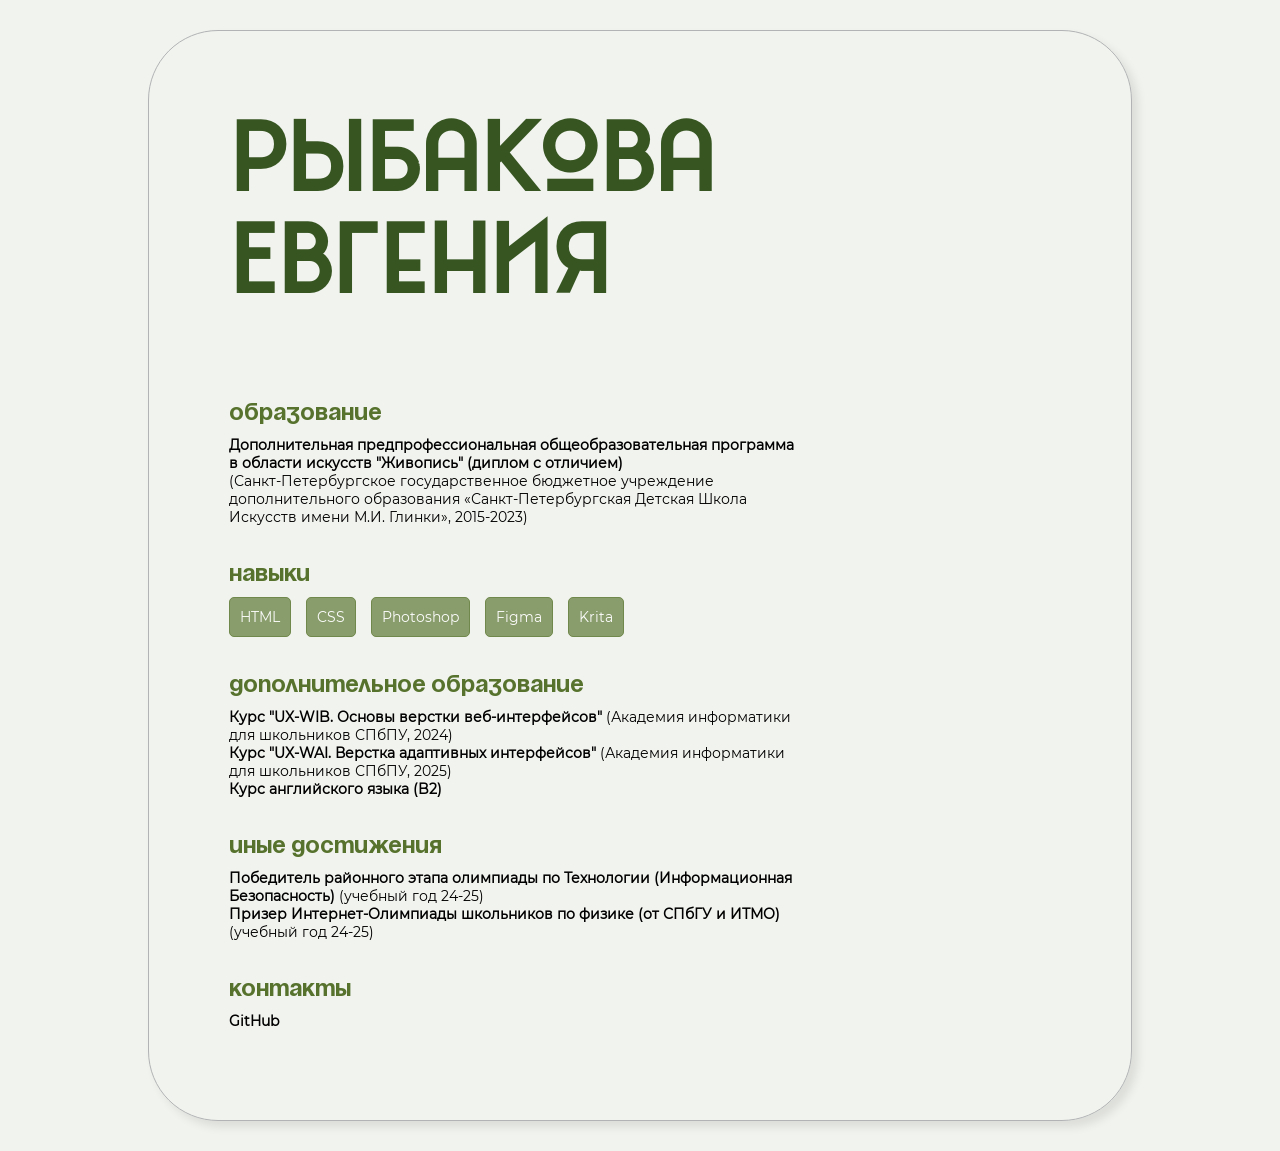
<file: index.html>
<!DOCTYPE html>
<html lang="en">

<head>
    <meta charset="UTF-8">
    <meta name="viewport" content="width=device-width, initial-scale=1.0">
    <title>Portfolio</title>
    <link rel="stylesheet" href="portfolio.css">
</head>

<body>
    <div class="card">
       <h1>Рыбакова Евгения</h1>
        <!-- <blockquote>портфолио</blockquote> -->

        <main>
            <section>
                <h2>Образование</h2>
                <p><b>Дополнительная предпрофессиональная общеобразовательная программа в области искусств "Живопись" (диплом с отличием)</b></p>
                <p>(Санкт-Петербургское государственное бюджетное учреждение дополнительного образования «Санкт-Петербургская Детская Школа Искусств имени М.И. Глинки», 2015-2023)</p>
            </section>

            <section>
                <h2>Навыки</h2>
                <section class="flex">
                    <figure>
                        <p>HTML</p>
                    </figure>
                    <figure>
                        <p>CSS</p>
                    </figure>
                    <figure>
                        <p>Photoshop</p>
                    </figure>
                    <figure>
                        <p>Figma</p>
                    </figure>
                    <figure>
                        <p>Krita</p>
                    </figure>
                    
                </section>
            </section>

            <section>
                <h2>Дополнительное образование</h2>
                <p><b>Курс "UX-WIB. Основы верстки веб-интерфейсов"</b> (Академия информатики для школьников СПбПУ, 2024)</p>
                <p><b>Курс "UX-WAI. Верстка адаптивных интерфейсов"</b> (Академия информатики для школьников СПбПУ, 2025)</p>
                <p><b>Курс английского языка (B2)</b></p>
            </section>

            <section>
                <h2>Иные достижения</h2>
                <p><b>Победитель районного этапа олимпиады по Технологии (Информационная Безопасность)</b> (учебный год 24-25)</p>
                <p><b>Призер Интернет-Олимпиады школьников по физике (от СПбГУ и ИТМО)</b> (учебный год 24-25)</p>
            </section>

            <section>
                <h2>Контакты</h2>
                <b><a href="https://github.com/JaneRyb">GitHub</a></b>
            </section>

        </main> 
    </div>
    
</body>

</html>
</file>
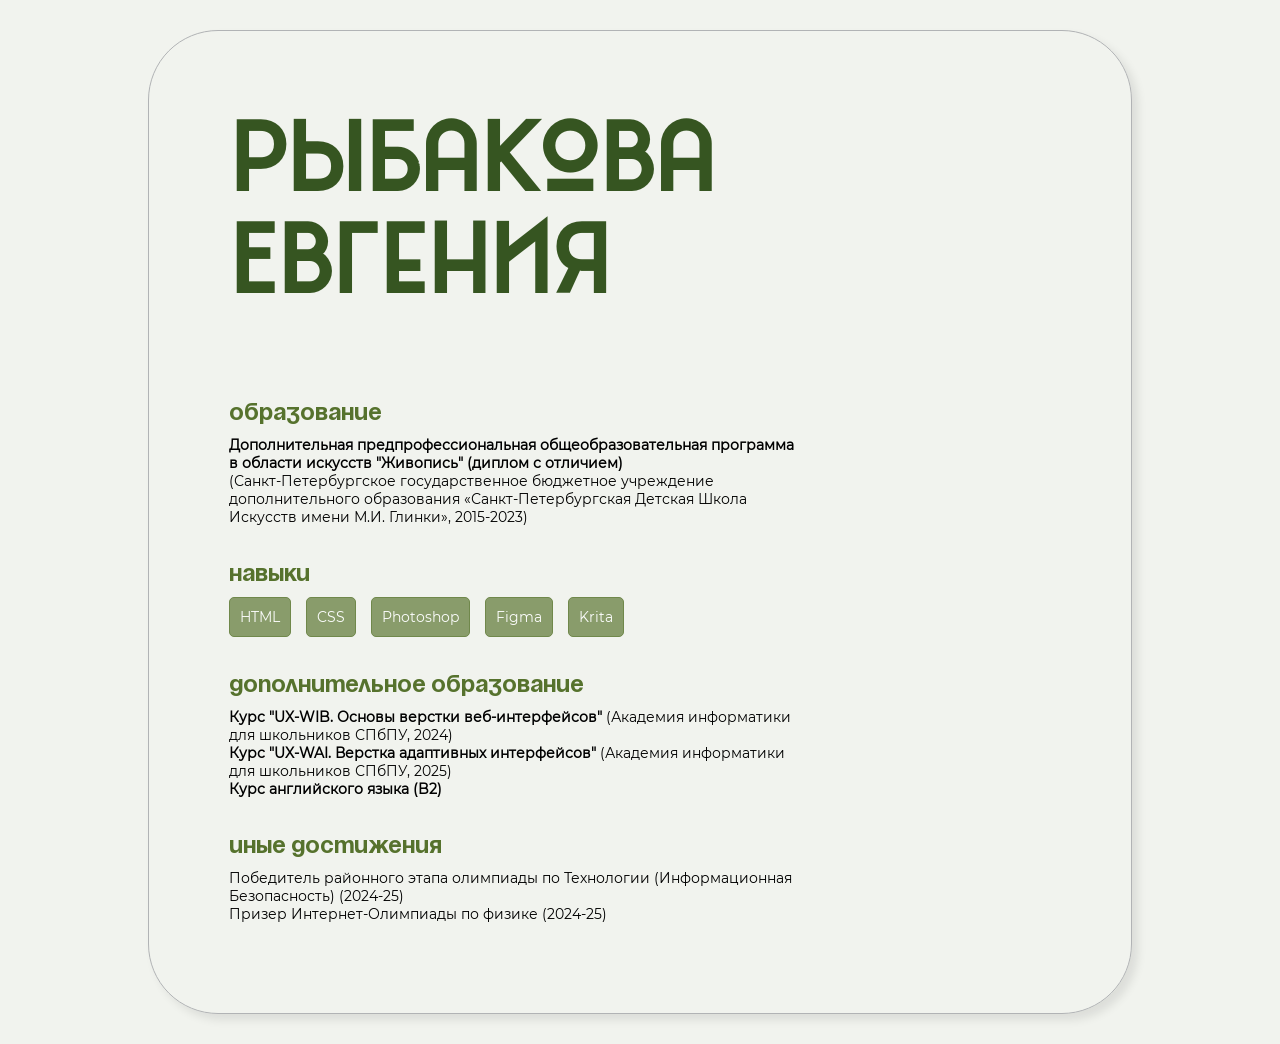
<file: portfolio.html>
<!DOCTYPE html>
<html lang="en">

<head>
    <meta charset="UTF-8">
    <meta name="viewport" content="width=device-width, initial-scale=1.0">
    <title>Portfolio</title>
    <link rel="stylesheet" href="portfolio.css">
</head>

<body>
    <div class="card">
       <h1>Рыбакова Евгения</h1>
        <!-- <blockquote>портфолио</blockquote> -->

        <main>
            <section>
                <h2>Образование</h2>
                <p><b>Дополнительная предпрофессиональная общеобразовательная программа в области искусств "Живопись" (диплом с отличием)</b></p>
                <p>(Санкт-Петербургское государственное бюджетное учреждение дополнительного образования «Санкт-Петербургская Детская Школа Искусств имени М.И. Глинки», 2015-2023)</p>
            </section>

            <section>
                <h2>Навыки</h2>
                <section class="flex">
                    <figure>
                        <p>HTML</p>
                    </figure>
                    <figure>
                        <p>CSS</p>
                    </figure>
                    <figure>
                        <p>Photoshop</p>
                    </figure>
                    <figure>
                        <p>Figma</p>
                    </figure>
                    <figure>
                        <p>Krita</p>
                    </figure>
                    
                </section>
            </section>

            <section>
                <h2>Дополнительное образование</h2>
                <p><b>Курс "UX-WIB. Основы верстки веб-интерфейсов"</b> (Академия информатики для школьников СПбПУ, 2024)</p>
                <p><b>Курс "UX-WAI. Верстка адаптивных интерфейсов"</b> (Академия информатики для школьников СПбПУ, 2025)</p>
                <p><b>Курс английского языка (B2)</b></p>
            </section>

            <section>
                <h2>Иные достижения</h2>
                <p>Победитель районного этапа олимпиады по Технологии (Информационная Безопасность) (2024-25)</p>
                <p>Призер Интернет-Олимпиады по физике (2024-25)</p>
            </section>

        </main> 
    </div>
    
</body>

</html>
</file>
<file: portfolio.css>
@font-face {
    font-family: phorssa;
    src: url(fonts/Phorssa.ttf);

}

@font-face {
    font-family: Catallina;
    src: url(fonts/Catallina.otf);

}

@font-face {
    font-family: Krasnodar_Grotesk_Trial;
    src: url(fonts/Krasnodar_Grotesk_Trial.otf);

}

@font-face {
    font-family: Montserrat-Regular;
    src: url(fonts/Montserrat-Regular.ttf);

}

@font-face {
    font-family: SoyuzGroteskBold;
    src: url(fonts/SoyuzGroteskBold.ttf);

}

body{
    background-color: rgb(241, 243, 238);
    color: rgb(27, 27, 27);
}

.card{
    width: 65%;
    margin-left: auto;
    margin-right: auto;
    margin-top: 30px;
    margin-bottom: 30px; 
    padding: 80px;
    border: 0.5px solid #b1b3b5;
    box-shadow: 6px 6px 10px rgba(0,0,0,0.09);
    border-radius: 70px;
    position:relative
}

section{
    padding-top: 20px;
    padding-bottom: 10px;
}

.flex{
    padding: 0;
    display:flex;
	flex-direction:row; 
	flex-wrap:wrap; 
    justify-content: center;
    justify-content: flex-start;
    gap: 15px;  
}

figure{
    width: max-content !important;
    padding: 10px;
    margin: 0;
    border: 0.5px solid rgb(112, 136, 75, 95);
    border-radius: 5px;
    background-color: rgba(112, 136, 75, 0.8);
    position:relative;
}

h1{
    margin: 0;
    margin-bottom: 60px;
    display: grid;
    place-items: center;
    /* color: rgb(7, 17, 59); */
    color: rgb(54, 85, 33);
    font-size: 90px;
    /* font-family:Krasnodar_Grotesk_Trial; */
    font-family:Catallina;
}

h2{
    margin: 0;
    margin-bottom: 7px;
    font-size: 25px;
    font-family:SoyuzGroteskBold;
    color: rgb(86, 114, 45);
}
section p{
    width: 70%;
    margin: auto 0;
    color: rgb(0, 0, 0);
    font-size: 14px;
    font-family: Montserrat-Regular;
}

section figure p{
	width: auto;
    color: rgb(251, 252, 251);
	white-space: nowrap;
}

a{
    color: rgb(0, 0, 0);
    font-size: 14px;
    font-family: Montserrat-Regular;
    text-decoration: none;
}
</file>
